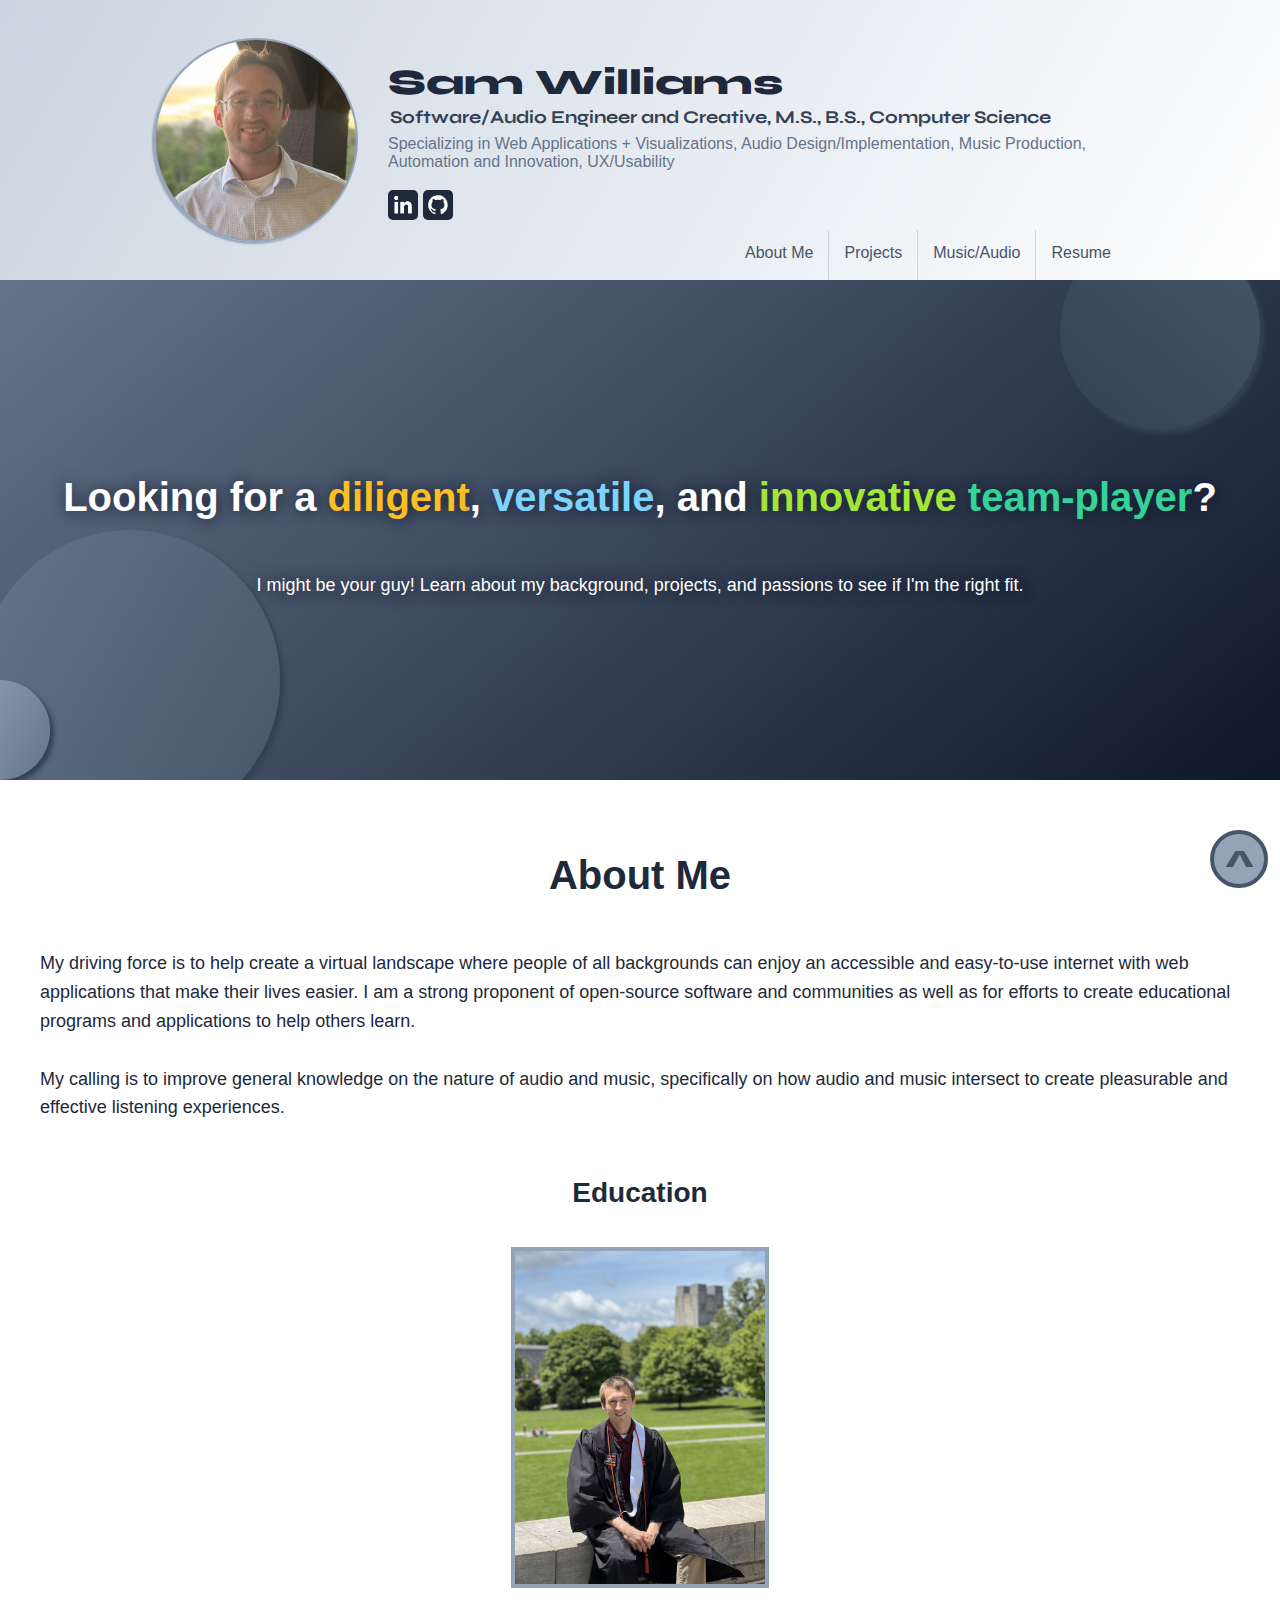
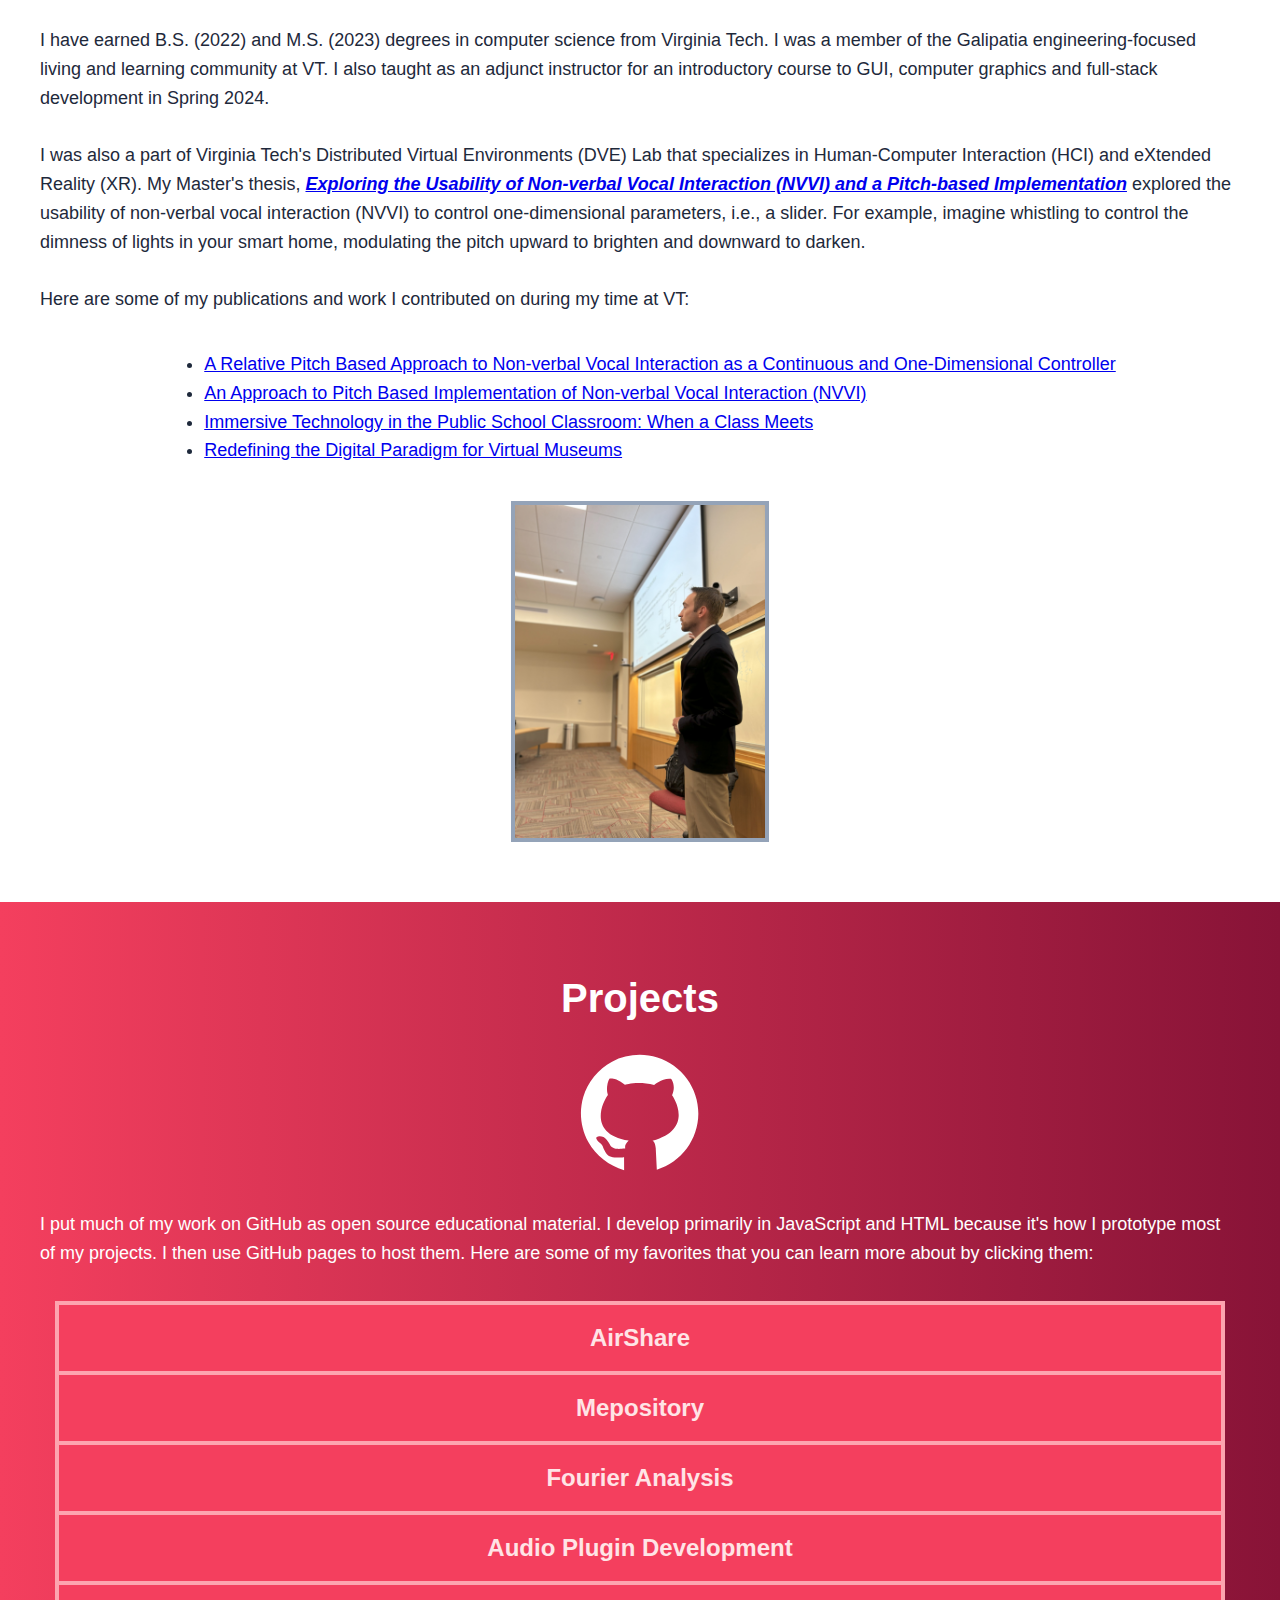
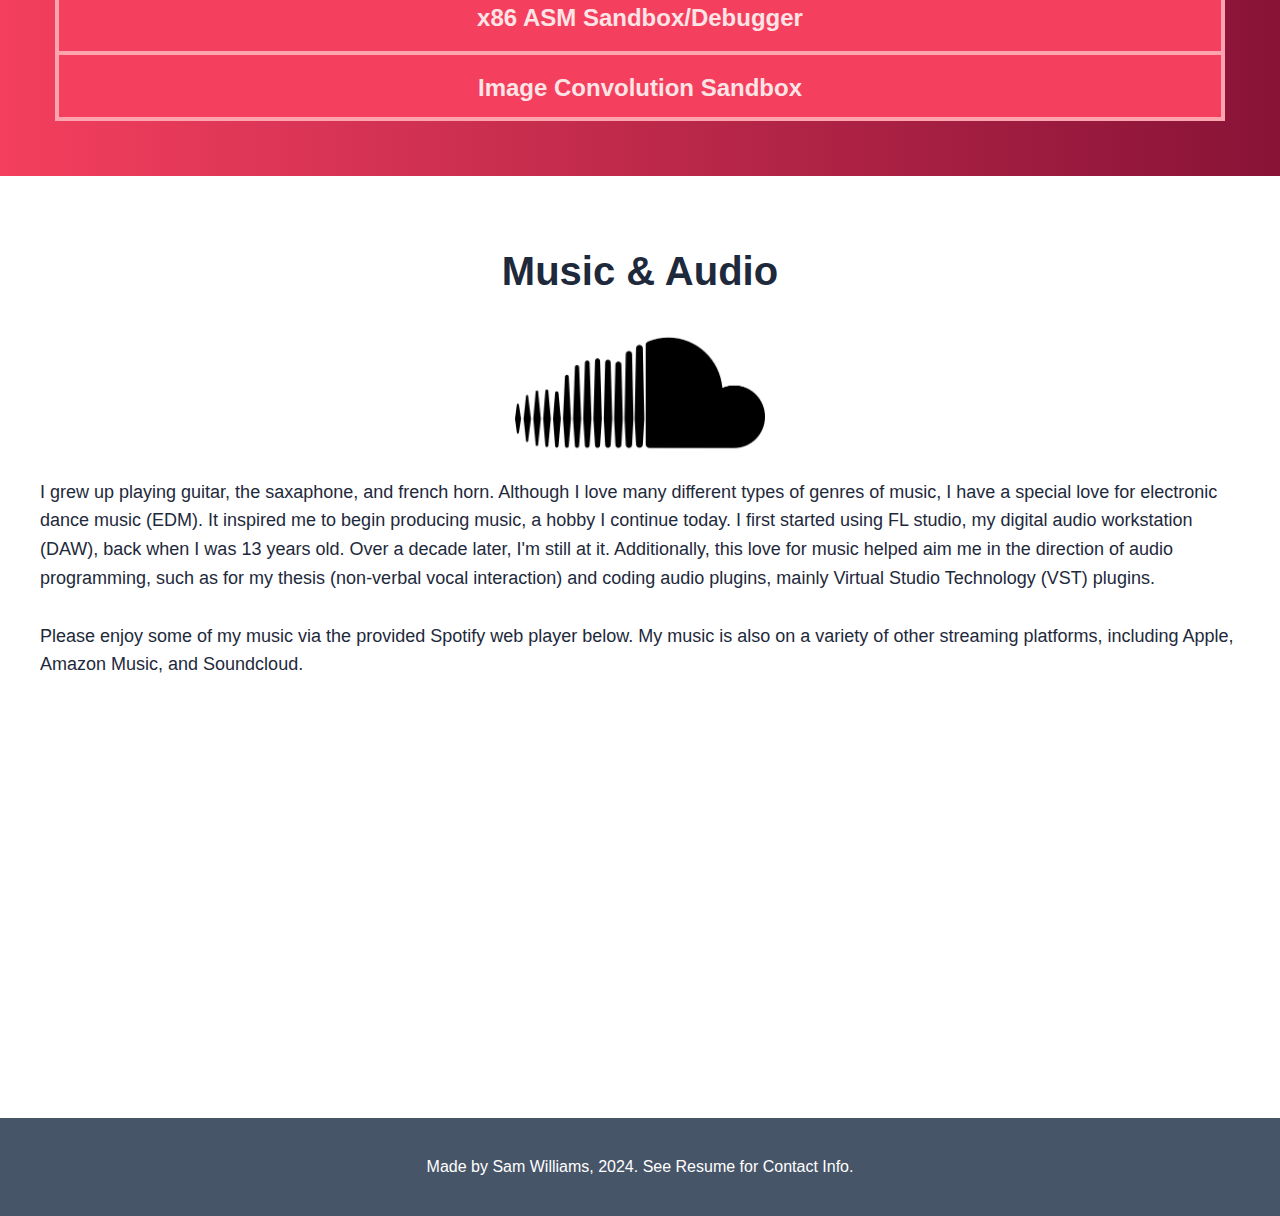
<file: index.html>
<!DOCTYPE html>
<html lang="en">
<head>
    <meta charset="UTF-8">
    <meta http-equiv="X-UA-Compatible" content="IE=edge">
    <meta name="viewport" content="width=device-width, initial-scale=1.0">
    <title>Sam Williams</title>
    <link href="css/main2.css" rel="stylesheet"/>
    <link rel="stylesheet"
          href="https://fonts.googleapis.com/css?family=Raleway">
        <link rel="stylesheet"
          href="https://fonts.googleapis.com/css?family=Syne">
</head>
<body>
    <div id="nav-up">
        <a href="#header"></a>
    </div>
    <div id="header">
        <div id="header-left">
            <div id="pic-frame">

            </div>
        </div>
        <div id="header-right">
            <div id="summary">
                <h2>Sam Williams</h2>
                <h4>Software/Audio Engineer and Creative, M.S., B.S., Computer Science</h4>
                <p>Specializing in Web Applications + Visualizations, Audio Design/Implementation, Music Production, Automation and Innovation, UX/Usability</p>
                <div id="socials">
                    <a class="img" href="https://www.linkedin.com/in/shwilliams-vt/" target="_about:blank">
                        <img src="img/linkedin2.png"/>
                    </a>
                    <a href="https://github.com/smwllyms" target="_about:blank">
                        <img src="img/nav/github.svg"/>
                    </a>
                </div>
            </div>
            <ul id="header-menu">
                <li><a href="#about-me">About Me</a></li>
                <li><a href="#projects">Projects</a></li>
                <li><a href="#music">Music/Audio</a></li>
                <li><a target="_blank" href="./resume.pdf">Resume</a></li>
            </ul>
        </div>
    </div>
    <div id="main">
        <div class="section" id="quick-blurb">
            <div class="content">
                <div class="bubble" style="width:300px;height:300px;background: linear-gradient(120deg, var(--bg-slate-500), var(--bg-slate-600));top:50%;left:-20px;"></div>
                <div class="bubble" style="width:100px;height:100px;background: linear-gradient(120deg, var(--bg-slate-400), var(--bg-slate-500));top:80%;left:-50px;"></div>
                <div class="bubble" style="width:200px;height:200px;background: linear-gradient(220deg, var(--bg-slate-600), var(--bg-slate-700));top:-50px;right:20px;"></div>
                <h2>Looking for a <span style="color:rgb(251 191 36)">diligent</span>, <span style="color:rgb(125 211 252)">versatile</span>, and <span style="color:rgb(163 230 53)">innovative</span> <span style="color:rgb(52 211 153)">team-player</span>?</h2>
                <p>I might be your guy! Learn about my background, projects, and passions to see if I'm the right fit.</p>
            </div>
        </div>
        <div class="section" id="about-me">
            <div class="content">
                <h2>About Me</h2>
                <p>
                    My driving force is to help create a virtual landscape where people of all backgrounds can enjoy
                    an accessible and easy-to-use internet with web applications that make their lives easier. I am a strong
                    proponent of open-source software and communities as well as for efforts to create educational programs
                    and applications to help others learn. 
                    
                    <br/><br/>
                    My calling is to improve general knowledge on the nature of audio 
                    and music, specifically on how audio and music intersect to create pleasurable and effective listening experiences.
                </p>
                <h4>Education</h4>
                <img id="grad-pic" src="./img/grad.jpg"/>
                <p>
                    I have earned B.S. (2022) and M.S. (2023) degrees in computer science from Virginia Tech.  
                    I was a member of the Galipatia engineering-focused living and learning community at VT.
                    I also taught as an adjunct instructor for an introductory course to GUI, computer graphics and full-stack development in Spring 2024.

                    <br/><br/>
                    I was also a part of Virginia Tech's 
                    Distributed Virtual Environments (DVE) Lab that specializes in Human-Computer Interaction (HCI) and eXtended Reality (XR). My Master's thesis,
                    <strong><em><a target="_blank" href="https://vtechworks.lib.vt.edu/items/a03e8a5e-c5ab-44b6-803b-89504b6eae45">Exploring the Usability of Non-verbal Vocal Interaction (NVVI) and a Pitch-based Implementation</a></em></strong> explored the usability of non-verbal vocal interaction (NVVI) to control one-dimensional parameters, i.e., a slider. For example,
                    imagine whistling to control the dimness of lights in your smart home, modulating the pitch upward to brighten and downward to darken.
                
                    <br/><br/>
                    Here are some of my publications and work I contributed on during my time at VT:
                </p>
                <ul>
                    <li><a target="_blank" href="https://doi.org/10.1007/978-3-031-60449-2_12">A Relative Pitch Based Approach to Non-verbal Vocal Interaction as a Continuous and One-Dimensional Controller</a></li>
                    <li><a target="_blank" href="https://doi.ieeecomputersociety.org/10.1109/VRW62533.2024.00012">An Approach to Pitch Based Implementation of Non-verbal Vocal Interaction (NVVI)</a></li>
                    <li><a target="_blank" href="https://doi.org/10.23919/ilrn52045.2021.9459371">Immersive Technology in the Public School Classroom: When a Class Meets</a></li>
                    <li><a target="_blank" href="https://doi.org/10.1007/978-3-030-77411-0_23">Redefining the Digital Paradigm for Virtual Museums</a></li>
                </ul>
                <br/>
                <img id="teach-pic" src="./img/teach.jpg"/>
            </div>
        </div>
        <div class="section" id="projects">
            <div class="content">
                <h2>Projects</h2>
                <img src="./img/nav/github.svg"/>
                <br/>
                <p>
                    I put much of my work on GitHub as
                    open source educational material. I develop primarily in JavaScript and HTML because it's how I 
                    prototype most of my projects. I then use GitHub pages to host them. Here are some of my favorites 
                    that you can learn more about by clicking them:
                </p>
                <div class="showcase">
                    <div class="a-wrapper">
                        <div class="showcase-slide" tabIndex="1">
                            <h4>AirShare</h4>
        
                            <img src="./img/projects/airshare.png"/>
        
                            AirShare is a real-time file-sharing web application allowing you to share files instantly across different devices. Implemented with WebRTC and Next.js.
                            <br/>
                            <a class="white-btn" href="https://airshare-phi.vercel.app/" target="_blank">Check it out here</a>
                        </div>
                        <div class="showcase-slide" tabIndex="1">
                            <h4>Mepository</h4>
        
                            <img src="./img/projects/mepository.png"/>
        
                            Mepository is a virtual journal for you to record your feelings, achievements, and notable events in your life, allowing you to reflect, learn, and grow as a person all in one place. You are provided an interactive calendar to navigate and record your thoughts, feelings, and anything else you'd like to jot down. This app provides you somewhere accessible and easy to navigate to record and later reflect on your experiences through life, on a variety of temporal scales.
                            <br/>
                            <a class="white-btn" href="https://smwllyms.github.io/mepository" target="_blank">Check it out here</a>
                        </div>
                        <div class="showcase-slide" tabIndex="1">
                            <h4>Fourier Analysis</h4>
        
                            <img src="./img/projects/fourier.png"/>
        
        
                                Check out some of my work with the famous audio-processing Discrete and Fast Fourier 
                                Transform (DFT and FFT) algorithms! Explore an online calculator that showcases a 
                                variety of optomized algorithms for calculating FT and IFTs of input values, and visit 
                                the live fourier analysis where you can watch the algorithm at work as it guesses the 
                                pitch of oscillators or audio input from your microphone!
                            <br/>
                            <a class="white-btn" href="https://smwllyms.github.io/FourierStuff"  target="_blank">Check it out here</a>
                        </div>
                        <div class="showcase-slide" tabIndex="1">
                            <h4>Audio Plugin Development</h4>
        
                            <img src="./img/projects/audioplugindev.png"/>
        
                                Explore audio processing in my plug-and-play web browser-based audio plugin GUI development
                                sandbox! This work-in-progress is part of a larger project where
                                I hope to exponentially improve VST development time by allowing prototyping in this sandbox. 
                                If you've ever tried developing VSTs using Steinberg's SDK, you know how time consuming and 
                                redundant much of it is. 
                            <br/>
                            <a class="white-btn" href="https://smwllyms.github.io/program-browser-v2" target="_blank">Check it out here</a>
                        </div>
                        <div class="showcase-slide" tabIndex="1">
                            <h4>x86 ASM Sandbox/Debugger</h4>
        
                            <img src="./img/projects/asm.png"/><br/>
        
                                This online x86 assembly sandbox and debugger allows you to visualize and manipulate an 
                                x86 program's memory and stack during runtime. There is also a console that supports some
                                functional operations including breakpoints (line and conditional), custom labelling, and 
                                more. Assembly from Ghidra can
                                be directly imported (so long as the instructions are functional and label references are 
                                resolvable).
        
                            <br/>
                            <a class="white-btn" href="https://smwllyms.github.io/OnlineAsmDebugger/" target="_blank">Check it out here</a>
                        </div>
                        <div class="showcase-slide" tabIndex="1">
                            <h4>Image Convolution Sandbox</h4>
        
                            <img src="./img/projects/imgproc.PNG"/>
        
                                If you've ever wondered how some basic blurring and edge detection is implemented for images,
                                feel free to explore this sandbox where you can upload your own images and convolve them with
                                custom kernels and see what happens! 
        
                            <br/>
                            <a class="white-btn" href="https://smwllyms.github.io/img-processing/" target="_blank">Check it out here</a>
                        </div>
                    </div>
                </div>
            </div>
        </div>
        <div class="section" id="music">
            <div class="content">
                <h2>Music & Audio</h2>
                <img src="./img/soundcloud.png" style="width: 30%; max-width: 250px; min-width: 100px;"/>
                <p>
                    I grew up playing guitar, the saxaphone, and french horn.
                    Although I love many different types of genres of music, I have a special love for  
                    electronic dance music (EDM). It inspired me to begin producing music, a hobby I continue today. 
                    I first started using FL studio, my digital audio workstation (DAW), back
                    when I was 13 years old. Over a decade later, I'm still at it. Additionally, this love
                    for music helped aim me in the direction of audio programming, such as for my thesis (non-verbal vocal 
                    interaction) and coding audio plugins, mainly Virtual Studio Technology (VST) plugins.
                    <br/><br/>
                    Please enjoy some of my music via the provided Spotify web player below. My music is also on a variety
                    of other streaming platforms, including Apple, Amazon Music, and Soundcloud.
                    <br/><br/>
                </p>    
                <div style="display: flex;justify-content: center;width:100%">
                    <iframe style="border-radius:12px; width:100%" src="https://open.spotify.com/embed/artist/2BmAeGaSrzNsxhqfoS6PKr?utm_source=generator&theme=0" width="100%" height="352" frameBorder="0" allowfullscreen="" allow="autoplay; clipboard-write; encrypted-media; fullscreen; picture-in-picture" loading="lazy"></iframe>
                </div>
            </div>
        </div>
        <div class="section" id="footer" style="min-height:20px;background:var(--bg-slate-600);color:white;text-align: center;">
            <div class="content">
                Made by Sam Williams, 2024. See Resume for Contact Info.
            </div>
        </div>
    </div>
</body>
</html>
</file>
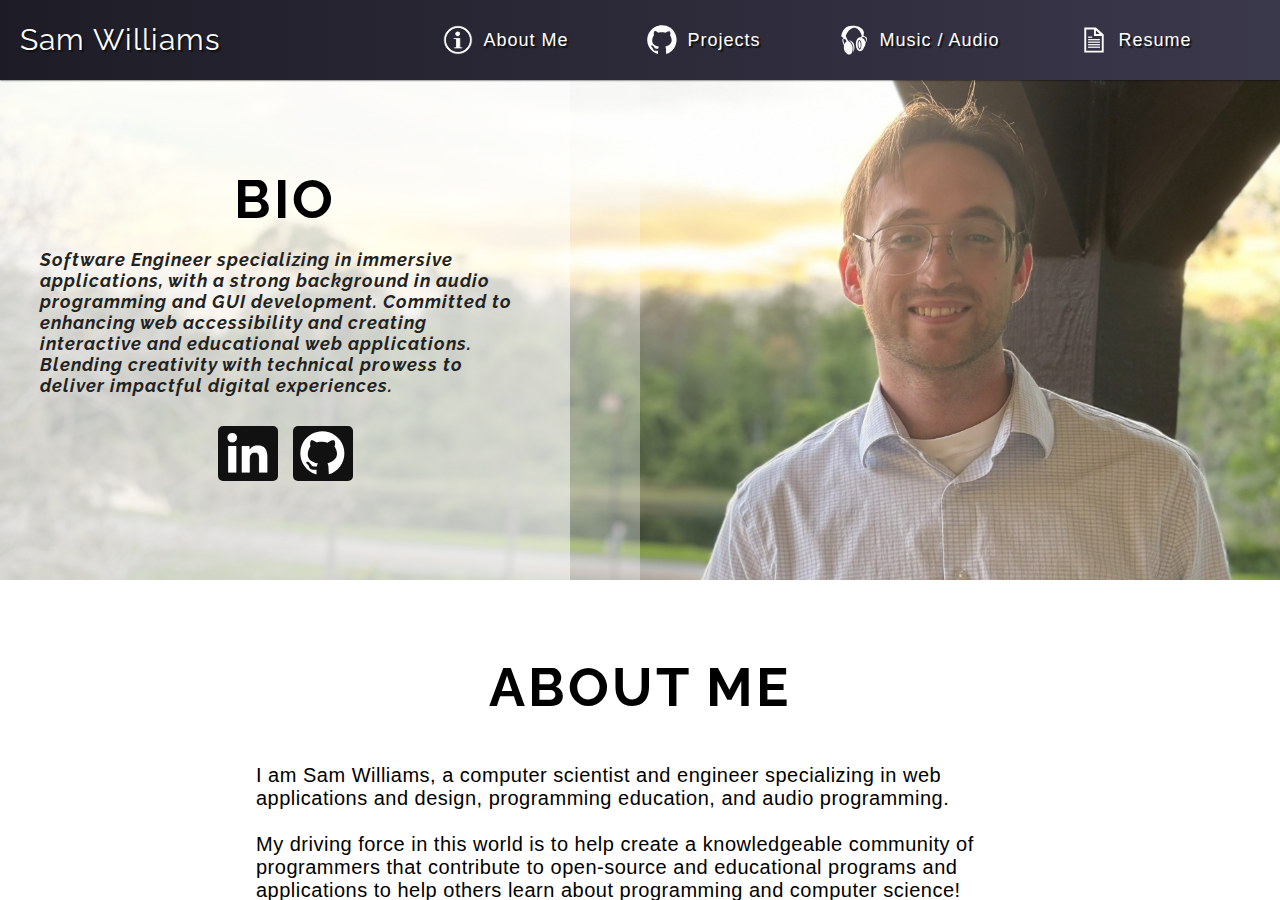
<file: index2.html>
<!DOCTYPE html>
<html lang="en">
<head>
    <meta charset="UTF-8">
    <meta name="viewport" content="width=device-width, initial-scale=1.0">
    <link rel="icon" type="image/x-icon" href="img/ico2.png">
    <title>Sam Williams</title>
    <link href="css/main.css" rel="stylesheet"/>
    <link rel="stylesheet"
          href="https://fonts.googleapis.com/css?family=Rancho">
    <link rel="stylesheet"
          href="https://fonts.googleapis.com/css?family=Raleway">
          <link rel="stylesheet"
          href="https://fonts.googleapis.com/css?family=Noto+Sans">
</head>
<body>
    <div id="header">
        <span style="font-family:'Raleway">Sam Williams</span>
        <ul id="navlist">
            <li>
                <a id="navlabel"></a>
            </li>
            <li>
                <a href="#about" class="img" style="background: url('img/nav/about.svg');"></a>
                <a href="#about">About Me</a>
            </li>
            <li>
                <a href="#github" class="img" style="background: url('img/nav/github.svg');"></a>
                <a href="#github">Projects</a>
            </li>
            <li>
                <a href="#audio" class="img" style="background: url('img/nav/audio.svg');"></a>
                <a href="#audio">Music / Audio</a>
            </li>
            <li>
                <a href="./resume.pdf" target="_blank" class="img" style="background: url('img/nav/resume.svg');filter:invert(1)"></a>
                <a href="./resume.pdf" target="_blank">Resume</a>
            </li>
            <li></li>
        </ul>
    </div>
    <div id="content">
        <section id="hero">
            <div id="me-hero">
                <div id="me-left">
                    <div>
                        <h2>BIO</h2>
                        <p>Software Engineer specializing in immersive applications, with a strong background in audio programming and GUI development. Committed to enhancing web accessibility and creating interactive and educational web applications. Blending creativity with technical prowess to deliver impactful digital experiences.</p>
                        <div id="socials">
                            <a class="img" href="https://www.linkedin.com/in/shwilliams-vt/" target="_about:blank">
                                <img src="img/linkedin2.png"/>
                            </a>
                            <a href="https://github.com/smwllyms" target="_about:blank">
                                <img src="img/nav/github.svg"/>
                            </a>
                        </div>
                    </div>
                </div>
            </div>
        </section>
        <section id="about">
            <div class="subsection" id="about-me">
                <h2>About Me</h2>
                <p>
                    I am Sam Williams, a computer scientist and engineer specializing
                    in web applications and design, programming education, and audio programming. <br/><br/>My driving force in this world is
                    to help create a knowledgeable community of programmers that contribute to open-source
                    and educational programs and applications to help others learn about programming
                    and computer science! Specifically, I'd like to improve general knowledge on the development
                    of audio plugins like VSTs. 
                </p>
            <h3>Education</h3>
                I was a part of Virginia Tech's Distributed Virtual Environments
                (DVE) Lab that specializes in Human-Computer Interaction (HCI) and eXtended Reality (XR). I have
                B.S. and M.S. degrees in computer science from Virginia Tech. I am an alum of the Galipatia living and learning community.
                I also taught as an adjunct instructor for an introductory course to GUI, computer graphics and full-stack development.
                <br/>
            <br/>
            <br/>
            <div id="pix">
                <div id="grad"></div>
                <div id="teach"></div>
            </div>
            
        </div>
            
            </section>
        <section id="github">
            <div class="subsection">
            <h2>Projects</h2>
            
                I am very motivated to spread my knowledge accross the world! I put much of my work on GitHub as
                open source educational material. I love developing in JavaScript and HTML because it's how I 
                prototype most of my projects. I then use GitHub pages to host them. Here are some of my favorites 
                that you can check out for yourself by clicking them:
                <br/><br/>
            <div class="showcase">
                <div class="a-wrapper">
                    <div class="showcase-slide" tabIndex="1">
                        <h4>AirShare</h4>
    
                        <img src="./img/projects/airshare.png"/>
    
                        AirShare is a real-time file-sharing web application allowing you to share files instantly across different devices. Implemented with WebRTC and Next.js.
                            <br/><br/>
                        <a class="white-btn" href="https://airshare-phi.vercel.app/" target="_blank">Check it out here!</a>
                        </div>
                    <div class="showcase-slide" tabIndex="1">
                    <h4>Mepository</h4>

                    <img src="./img/projects/mepository.png"/>

                    Mepository is a virtual journal for you to record your feelings, achievements, and notable events in your life, allowing you to reflect, learn, and grow as a person all in one place. You are provided an interactive calendar to navigate and record your thoughts, feelings, and anything else you'd like to jot down. This app provides you somewhere accessible and easy to navigate to record and later reflect on your experiences through life, on a variety of temporal scales.
                        <br/><br/>
                    <a class="white-btn" href="https://smwllyms.github.io/mepository" target="_blank">Check it out here!</a>
                    </div>
                <div class="showcase-slide" tabIndex="1">
                    <h4>Fourier Stuff</h4>

                    <img src="./img/projects/fourier.png"/>


                        Check out some of my work with the famous audio-processing Discrete and Fast Fourier 
                        Transform (DFT and FFT) algorithms! Explore an online calculator that showcases a 
                        variety of optomized algorithms for calculating FT and IFTs of input values, and visit 
                        the live fourier analysis where you can watch the algorithm at work as it guesses the 
                        pitch of oscillators or audio input from your microphone!
                        <br/><br/>
                    <a class="white-btn" href="https://smwllyms.github.io/FourierStuff"  target="_blank">Check it out here!</a>
                </div>
                <div class="showcase-slide" tabIndex="1">
                    <h4>Audio Plugin Development</h4>

                    <img src="./img/projects/audioplugindev.png"/>

                        Explore audio processing in my plug-and-play web browser-based audio plugin GUI development
                        sandbox! This work-in-progress is part of a larger project where
                        I hope to exponentially improve VST development time by allowing prototyping in this sandbox. 
                        If you've ever tried developing VSTs using Steinberg's SDK, you know how time consuming and 
                        redundant much of it is. 
                     <br/><br/>
                    <a class="white-btn" href="https://smwllyms.github.io/program-browser-v2" target="_blank">Check it out here!</a>
                </div>
                <div class="showcase-slide" tabIndex="1">
                <a>
                    <h4>x86 ASM Sandbox/Debugger</h4>

                    <img src="./img/projects/asm.png"/><br/>

                        This online x86 assembly sandbox and debugger allows you to visualize and manipulate an 
                        x86 program's memory and stack during runtime. There is also a console that supports some
                        functional operations including breakpoints (line and conditional), custom labelling, and 
                        more. Assembly from Ghidra can
                        be directly imported (so long as the instructions are functional and label references are 
                        resolvable).

                    <br/><br/>
                    <a class="white-btn" href="https://smwllyms.github.io/OnlineAsmDebugger/" target="_blank">Check it out here!</a>
                </div>
                <div class="showcase-slide" tabIndex="1">
                    <h4>Image Convolution Sandbox</h4>

                    <img src="./img/projects/imgproc.PNG"/>

                        If you've ever wondered how some basic blurring and edge detection is implemented for images,
                        feel free to explore this sandbox where you can upload your own images and convolve them with
                        custom kernels and see what happens! 

                    <br/><br/>
                    <a class="white-btn" href="https://smwllyms.github.io/img-processing/" target="_blank">Check it out here!</a>
                </div>
                </div>
            </div>
        </div>
        </section>
        <section id="audio">
            <div class="subsection">
            <h2>Music & Audio</h2>
            <img src="./img/soundcloud.png"/>
            <p>
                I grew up playing guitar, the saxaphone, and french horn.
                Although I love many different types of genres of music, I have a special love for  
                electronic dance music (EDM). It inspired me to begin producing music, a hobby I continue today. 
                I first started using FL studio, my digital audio workstation (DAW), back
                when I was just 13 years old. Over a decade later, I'm still at it. Additionally, this love
                for music helped aim me in the direction of audio programming such as for my thesis (non-verbal vocal 
                interaction) and coding audio plugins!
                <br/><br/>
                Please enjoy some of my music via the provided Spotify web player below. My music is also on a variety
                of other streaming platforms, including Apple, Amazon Music, and Soundcloud.
                <br/><br/>
            </p>    
            <div style="display: flex;justify-content: center;">
                <iframe style="border-radius:12px" src="https://open.spotify.com/embed/artist/2BmAeGaSrzNsxhqfoS6PKr?utm_source=generator&theme=0" width="100%" height="352" frameBorder="0" allowfullscreen="" allow="autoplay; clipboard-write; encrypted-media; fullscreen; picture-in-picture" loading="lazy"></iframe>
            </div>
            </div>
        </section>
        <hr>
        <section id="footer">
            Sam Williams. See resume for contact information.
        </section>
    </div>
</body>
</html>
</file>
<file: css/main2.css>
* {
    scroll-behavior: smooth;


    --bg-slate-100: rgb(241 245 249);
    --bg-slate-200: rgb(226 232 240);
    --bg-slate-300: rgb(203 213 225);
    --bg-slate-400: rgb(148 163 184);
    --bg-slate-500: rgb(100 116 139);
    --bg-slate-600: rgb(71 85 105);
    --bg-slate-700: rgb(51 65 85);
    --bg-slate-800: rgb(30 41 59);
    --bg-slate-900: rgb(15 23 42);
    --bg-slate-950: rgb(2 6 23);

    --bg-rose-100: rgb(255 228 230);
    --bg-rose-200: rgb(254 205 211);
    --bg-rose-300: rgb(253 164 175);
    --bg-rose-400: rgb(251 113 133);
    --bg-rose-500: rgb(244 63 94);
    --bg-rose-600: rgb(225 29 72);
    --bg-rose-700: rgb(190 18 60);
    --bg-rose-800: rgb(159 18 57);
    --bg-rose-900: rgb(136 19 55);
    --bg-rose-950: rgb(76 5 25);

    --header-height: 280px;
    --pfp-height: 200px;
    --p-height: 50px;

    --p-font-size: 16px;
    --h2-font-size: 36px;
    --h4-font-size: 18px;
    --section-h2-font-size: 40px;
    --section-h4-font-size: 28px;
    --section-p-font-size: 18px;

    --header-right-width: 60%;

    font-family: Arial, Helvetica, sans-serif;
}


@media only screen and (max-width: 900px) {

    * {
        /* --pfp-height: 120px; */
        --pfp-height: 18vmin;

        --p-font-size: 14px;
        --h2-font-size: 30px;
        --h4-font-size: 16px;

        --header-right-width: 70%;

        

    }

    #summary {
        padding: 7px 7px 5px 15px!important;
    }

}

body {
    min-height: 100vh;
    padding:0;
    margin:0;
}

#nav-up {
    font-size: 30px;
    font-weight: bolder;
    font-stretch: expanded;
    transform: rotate(180deg);
    position:fixed;
    bottom: 12px;
    right: 12px;
    background: var(--bg-slate-400);
    border: 4px solid var(--bg-slate-600);
    border-radius: 200px;
    width:50px;
    height:50px;
    z-index: 10;
}
#nav-up a:hover {
    opacity:0.8;
    background-color: var(--bg-slate-500);
    cursor: pointer;
}
#nav-up a::after {
    content: 'v';
    color:var(--bg-slate-600);
    font-stretch: expanded;
    transform: scaleX(1.7);
    position: absolute;
    margin-top:6px;
    margin-left:16px;
}

#header {
    box-shadow: 2px 2px 2px var(--bg-slate-300);
    height: var(--header-height);
    width: 100%;
    display: flex;
    justify-content: center;
    align-items: end;
    background: linear-gradient(300deg, rgba(255, 255, 255, 1.0), var(--bg-slate-300));
}

#header-left {
    height: 100%;
    display: flex;
    align-items: center;
}

#pic-frame {
    width: var(--pfp-height);
    height: var(--pfp-height);
    border: 2px solid var(--bg-slate-400);
    box-shadow: -2px 2px 2px var(--bg-slate-400);
    border-radius: 500px;
    background: url("../img/me_fr.jpg");
    background-position: 90% 0%;
    background-size: 250%;

}

#header-right {
    height: 100%;
    width: var(--header-right-width);
    display: flex;
    flex-direction: column;
    align-items: center;
    justify-content: end;
}

#summary {
    padding: 10px 30px;
}
#summary p {
    font-size: var(--p-font-size);
    color: var(--bg-slate-500);
    padding-top:5px;
    margin: 0px;
    min-height: var(--p-height);
}
#summary h2 {
    font-size: var(--h2-font-size);
    color: var(--bg-slate-800);
    font-weight: 800;
    font-family: "Syne", "Raleway", Arial;
    margin:0px;
    /* font-family: "Raleway", Arial; */
}
#summary h4 {
    font-size: var(--h4-font-size);
    color: var(--bg-slate-700);
    font-family: "Syne", "Raleway", Arial;
    margin:2px;
}

#header-menu {
    display: flex;
    list-style: none;
    margin:0;
    color: var(--bg-slate-600);
    padding: 0;
    align-self: flex-end;
}
#header-menu li {
    height: 50px;
    box-sizing: border-box;
    border-right: 1px solid var(--bg-slate-300);
    text-align: center;
}
#header-menu li:last-child {
    border: none;
}
#header-menu li a {
    padding:0px 15px;
    box-sizing: border-box;
    height: 100%;
    width: 100%;
    display: flex;
    justify-content: center;
    align-items: center;
    border-bottom: 4px solid rgba(0,0,0,0);
    text-decoration: none;
    color:inherit;
}

#header-menu li a:hover {
    cursor: pointer;
    color: red;
    /* background: linear-gradient(180deg, white, var(--bg-slate-400)); */
    border-bottom: 4px solid var(--bg-slate-300);
}

#socials {
    display: flex;
    align-items: center;
    gap:5px;
    margin-top: 5px;
    width:100%;
}
#socials a {
    background-color: var(--bg-slate-800);
    padding: 5px;
    box-sizing: border-box;
    border-radius: 5px;
}
#socials a:hover {
    opacity: 0.8;
}
#socials img {
    background-size:contain!important;
    background-repeat: no-repeat!important;
    height:20px;
    width:20px;
    display: block;
}

#main {
}

.section {
    position:relative;
    width:100%;
    min-height: 500px;
    color: var(--bg-slate-800);
    padding: 40px;
    box-sizing: border-box;
    z-index:0;
    display: flex;
    flex-direction: column;
    align-items: center;
    justify-content: center;
}
.section .content {
    height:100%;
    display: flex;
    flex-direction: column;
    align-items: center;
    justify-content: center;
    z-index: 1;
}
.section h2 {
    font-size: var(--section-h2-font-size);
    text-align: center;
}
.section h4 {
    font-size: var(--section-h4-font-size);
    text-align: center;
}
.section p, .section ul {
    font-size: var(--section-p-font-size);
    line-height: 1.6em;
}

#grad-pic {
    width: 30vw;
    max-width: 250px;
    min-width: 200px;
    margin-bottom: 20px;
    border: 4px solid var(--bg-slate-400);
}
#teach-pic {
    width: 30vw;
    max-width: 250px;
    min-width: 200px;
    margin-bottom: 20px;
    border: 4px solid var(--bg-slate-400);
}


#quick-blurb {
    background: linear-gradient(3200deg, var(--bg-slate-900), var(--bg-slate-500));
    color:white;
    text-shadow: 1px 1px 16px var(--bg-slate-900);
    overflow-y: hidden;
}

.bubble {
    position:absolute;
    border-radius: 1000px;
    z-index: -1;
    box-shadow: 4px 4px 4px var(--bg-slate-700);
}

#projects {
    background: linear-gradient(to right, var(--bg-rose-500), var(--bg-rose-900));
    color: white;
}
.showcase {
    width: 100%;
    padding: 15px;
    box-sizing: border-box;
}
.showcase-slide {
    background-color: var(--bg-rose-500);
    /* background-color: var(--bg-rose-100); */
    color: var(--bg-rose-100);
    /* color: var(--bg-rose-900); */
    width: 100%;
    display: flex;
    flex-direction: column;
    justify-content: center;
    align-items: center;
    gap:15px;
    border: 4px solid var(--bg-rose-300);
    /* border: 4px solid var(--bg-rose-500); */
    border-bottom: 0;
    box-sizing: border-box;
    padding: 20px;
    line-height: 1.6em;
    max-height: 70px;
    overflow: hidden;
    justify-content: start;
    cursor: pointer;
    transition: 0.5s;
}
.showcase-slide:focus {
    max-height: 10000px;
    transition: 0.01s;
}
.showcase-slide h4 {
    margin-top: 0px;
    margin-bottom: 10px;
    font-size: min(3.8vmin, 24px);

}
.showcase-slide:last-child {
    border-bottom: 4px solid var(--bg-rose-300);
    /* border-bottom: 4px solid var(--bg-rose-900); */
}
.showcase-slide img {
    width: 80%;
    max-height: 200px;
    object-fit: cover;
    border: 4px solid var(--bg-rose-400);
    margin-bottom: 20px;
}
.white-btn {
    padding: 10px 40px;
    background-color: var(--bg-rose-100);
    /* background-color: var(--bg-rose-700); */
    color:var(--bg-rose-700);
    /* color:white; */
    text-decoration: none;
    border-radius: 5px;
    font-weight: bold;
    text-transform: uppercase;
    margin-bottom: 10px;
    text-align: center;
}
.white-btn:hover {
    background: var(--bg-rose-300);;
    /* background: var(--bg-rose-500);; */
}
</file>
<file: css/main.css>
/* @import url('https://fonts.googleapis.com/css?family=Cedarville+Cursive&display=swap'); */
/* @macros {
    header-height: 80px; 
    nav-height: 10vw; 
} */

h1,h2,h3 {
    font-family: "Raleway", Arial;
    font-weight: bolder;
    letter-spacing: 3px;
    text-transform: uppercase;
}

body {
    padding:0;margin:0;
    background-color: #444;
    font-family: Arial, Helvetica, sans-serif;
    font-size: 20px;
    letter-spacing: 0.5px;
}
#me-hero {
    background: url('../img/me_fr.jpg');
    width: 100%;
    height: 100%;
    background-size: cover;
    background-repeat: no-repeat;
    background-position: top right;
}
#me-bg
{
    width: auto; height: 300px;
    background-size: cover;
}
#mee {
    display: block;
    height: 400px;
    background: url('../img/me_fr.jpg');
    background-size: cover;
    background-repeat: no-repeat;
    background-position: top right;
    margin-bottom: 50px;
    box-shadow: 2px 2px 4px rgb(81, 77, 107);
}
#grad {
    display: block;
    height: 400px;
    width: 40%;
    background: url('../img/grad.jpg');
    background-size: cover;
    background-repeat: no-repeat;
    background-position: center right;
    margin-bottom: 50px;
    box-shadow: 2px 2px 4px rgb(81, 77, 107);
}
#pix {
    display: flex;
    justify-content: space-around;
    align-items: center;
}
#teach {
    display: block;
    height: 400px;
    width: 40%;
    background: url('../img/teach.jpg');
    background-size: cover;
    background-repeat: no-repeat;
    background-position: top right;
    margin-bottom: 50px;
    box-shadow: 2px 2px 4px rgb(81, 77, 107);
}
#github {
    background:  linear-gradient(to right, rgb(29, 28, 38), rgb(58, 56, 75));
}
#audio {
    background: linear-gradient(to right, rgba(100,80,0,0.7), rgba(177, 141, 0, 0.7));
}
#footer {
    text-align: center;
    color:white;
    padding: 30px;
    background: linear-gradient(to right, rgb(29, 28, 38), rgb(58, 56, 75));
}
a {
    color: inherit;
    font: inherit;
}
h2
{
    font-size: 2.7em!important;
}
#header {
    /* background-color: #333; */
    height: 80px;
    font-size: 30px;
    line-height:  80px;
    letter-spacing: 1px;
    color:white;
    padding-left: 20px;
    text-shadow: 2px 2px 1px #111;
    z-index: 999;
    position: relative;
    background: linear-gradient(to right, rgb(29, 28, 38), rgb(58, 56, 75));
    box-shadow: 0px 0px 2px rgb(6, 6, 7);
}
#navlist .img {
    background-size:contain!important;
    background-repeat: no-repeat!important;
    height:30px;
    width:30px;
    display: block;
    margin-left: 20px;
}
#content {
    /* background-color:azure; */
    height: calc(100vh - 80px);
    width: 100%;
    float: none;
    overflow-x: hidden;
    overflow-y: scroll;
    scroll-behavior: smooth;
    z-index: -1;
}
#navlist {
    padding: 0;margin:0;
    height: 100%;
    width: 75%;
    font-size: .6em;
    float:right;
    display: flex;
    align-items: center;
    flex-wrap: wrap;
    flex-direction: row;
    justify-content: space-around;
}
#navlist li {
    text-align: center;
    list-style: none;
    padding:0;margin:0;
    height:100%;
    display: flex;
    align-items: center; gap: 10px;
    position:relative;
}
#navlist li > a {
    color:white;
    text-decoration: none;
    cursor: pointer;
    display: block;
}
#navlist li::after {
    content:"";
    display: block;
    width: 100%;
    max-width:0px;
    height: 5px;
    position: absolute;
    bottom: 0px;
    background-color: white;
    transition: 0.5s;
    margin-left: 15px;
    align-self: center;
}
#navlist li:hover::after {
    max-width:100%;
    transition: 0.5s;
}

.subsection {
    padding: 30px 20%;
    box-sizing: border-box;
}
section h2 {
    font-size: 36px;
    text-align: center;
}
section h4 {
    font-size: 2em;
    text-align: center;
}   
hr {
    margin:0;
    border:none;
}


#hero {
    height: 500px;
    width:100%;
}
#me-left {
    width:50%;
    height: 100%;
    box-sizing: border-box;
    border-right: 70px solid rgba(255,255,255,0.35);
}
#me-left > div {
    padding:40px;
    box-sizing: border-box;
    height: 100%;
    width: 100%;
    background: rgba(255,255,255,0.7);
    display: inline-flex;
    flex-direction: column;
    justify-content: center;
    align-items: center;
    margin:0;
    letter-spacing: 1px;

    font-family: "Raleway", Arial;

}
#me-left p {
    font-weight: bold;
    font-style: italic;
    color:#222;
    font-size: 0.9em;

}
#me-left h2 {
    padding: none!important;
    margin: 0!important;
}
#me-left #socials {
    display: flex;
    justify-content: center;
    align-items: center;
    gap:15px;
    height:80px;
    width:100%;
}
#me-left a {
    background: #111;
    width:50px;
    display: flex;
    justify-content: center;
    align-items: center;
    border-radius: 5px;
    padding:5px;
}
#me-left a img {
    width:90%;
    height:auto;
    background-size:contain!important;
    background-repeat: no-repeat!important;
}

#about-me {
    background: white;
    min-height: 600px;
}

#github .subsection {
    color: #fff;
}

#github img {
    width: 60%;
    max-height: 200px;
    object-fit: cover;
    object-position: top center;
    background-size: cover;
    background-repeat: no-repeat;
    background-position: top center;
    margin-bottom: 30px;
    opacity: 1.0;
    box-shadow: 2px 2px 2px rgb(0, 0, 0);
    
}
#github img:hover {
    opacity: 0.7;
}

#audio .subsection {
    color: #fff;
    width: 100%;
}

#audio ul {
    list-style: none;
    display: flex;
    width: 100%;
    justify-content: space-between;
    font-size: 2em;
    margin:10px;
}

#timeline {
    width: 100%;
    padding: 20px;
    display: flex;
    justify-content: center;
}

#timeline svg {
    width: 100%;
    max-width: 900px;
}

#audio img {
    filter: invert();
    width: 30%;
    width: 250px;
    margin-bottom: 30px;
}

.showcase {
    margin-left: 10px;
    width: 100%;
    flex-wrap:wrap;
    padding: 15px;
    box-sizing: border-box;
    display: flex;
    justify-content: stretch;
    align-items: center;
    flex-direction: column;
}
.a-wrapper {
    position: relative;
    width: 100%;
}
.showcase-slide {
    width: 100%;
    text-decoration: none;
    padding: 15px 55px;
    background:rgb(31, 30, 37);
    box-sizing: border-box;
    display: flex;
    justify-content: start;
    align-items:center;
    flex-direction: column;
    overflow: hidden;
    position: relative;
    top: 15px;
    border: 6px solid rgba(255,255,255,0.2);
    font-size: .9em;
    line-height: 25px;
    /* height: 700px; */
    max-height: 80px;
    transition: 0.5s;
}
.showcase-slide:focus-within {
    max-height: 1000px;
    transition: 0.5s;
}
.showcase-slide:hover {
    opacity: 0.7;
    cursor: pointer;
}
.showcase-slide:not(:first-child) {
    /* margin-top: -600px; */
    border-top: none;
}

.showcase-slide h4 {
    color: #fff;
    font-weight: bold;
    font-size: calc(10px + 2vmin);
    line-height: 40px;
    margin-top:5px;
}
.white-btn
{
    padding: 15px 25px;
    background-color: white;
    color:black;
    font-weight: bold;
    margin-bottom: 25px;
    border-radius: 4px;
    text-decoration: none;
}
.white-btn:hover
{
    background-color: lightgrey;
}

#fun 
{
    background-color: black;
    width:100%;
    height: 100%;
}

@media (max-width: 950px) {
    #header > span {
        font-size: calc(min(30px, 7px + 3.2vmin));
    }
    #navlist li a 
    {
        display: none;
    }
    #navlist
    {
        gap: 0px;
        justify-content: start;
        align-items: start;
        width: auto;
        margin-right: 10px;
    }
    .showcase
    {
        width:100%;
        padding: 25px 0px;
    }
    .showcase-slide h4 {
        font-size: calc(min(28px, 2px + 3vmin))
    }
    .subsection
    {
        padding: 20px 50px;
    }
    #pix {
        display: flex;
        flex-direction: column;
        justify-content: space-around;
        align-items: center;
    }
    #pix > div {
        width: 100%;
        height: 300px;
    }
    #grad {
        background-position: center center;
    }
    #teach {
        background-position: 25% 25%;
    }
    .a-wrapper a:hover {
        max-height: fit-content;
    }
    #me-left {
        display: none;
    }
}
</file>
